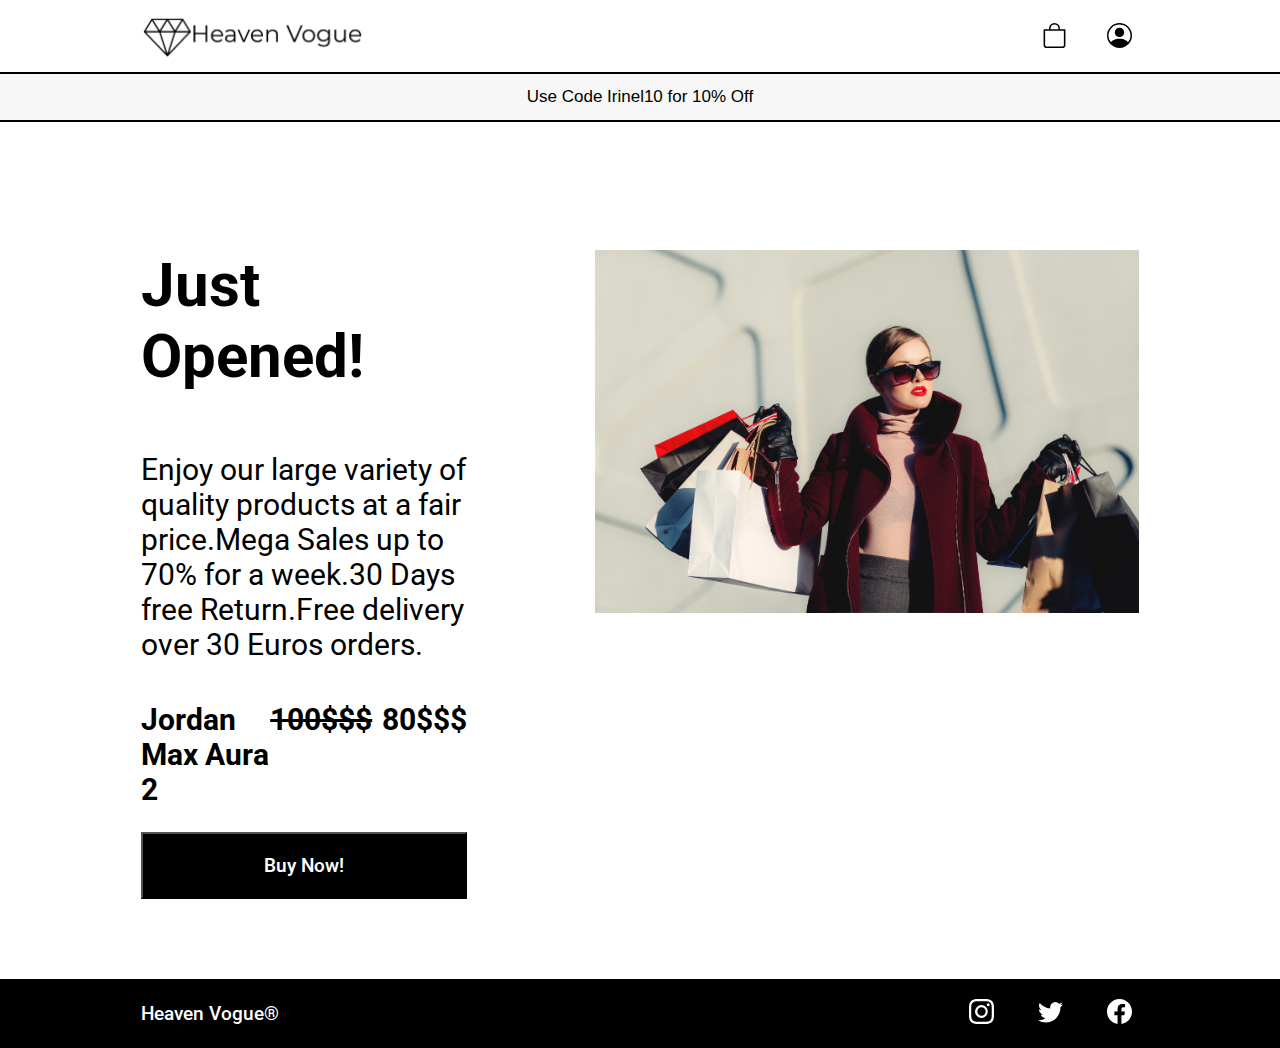
<file: index.html>
<!DOCTYPE html>
<html lang="en">

<head>
    <meta charset="UTF-8">
    <meta http-equiv="X-UA-Compatible" content="IE=edge">
    <meta name="viewport" content="width=device-width, initial-scale=1.0">
    <link rel="preconnect" href="https://fonts.googleapis.com">
    <link rel="preconnect" href="https://fonts.gstatic.com" crossorigin>
    <link href="https://fonts.googleapis.com/css2?family=Roboto:wght@400;500;700&display=swap" rel="stylesheet">
    <title>Mirimel</title>

    <link rel="stylesheet" href="index.css">
</head>

<body>

    <div class="navcontainer">
        <nav class="navigation">
            <div class="logobox">
                <img class="Logo" src="./img/Heaven Vogue-logo.png" alt="">
            </div>
            <ul class="yiis">
                <a href=""><svg xmlns="http://www.w3.org/2000/svg" width="25" height="25" fill="currentColor"
                        class="bi bi-bag" viewBox="0 0 16 16">
                        <path
                            d="M8 1a2.5 2.5 0 0 1 2.5 2.5V4h-5v-.5A2.5 2.5 0 0 1 8 1zm3.5 3v-.5a3.5 3.5 0 1 0-7 0V4H1v10a2 2 0 0 0 2 2h10a2 2 0 0 0 2-2V4h-3.5zM2 5h12v9a1 1 0 0 1-1 1H3a1 1 0 0 1-1-1V5z" />
                    </svg></a>
                <a href=""><svg xmlns="http://www.w3.org/2000/svg" width="25" height="25" fill="currentColor"
                        class="bi bi-person-circle" viewBox="0 0 16 16">
                        <path d="M11 6a3 3 0 1 1-6 0 3 3 0 0 1 6 0z" />
                        <path fill-rule="evenodd"
                            d="M0 8a8 8 0 1 1 16 0A8 8 0 0 1 0 8zm8-7a7 7 0 0 0-5.468 11.37C3.242 11.226 4.805 10 8 10s4.757 1.225 5.468 2.37A7 7 0 0 0 8 1z" />
                    </svg></a>
                </nav>    </ul>
    </div>
    
    </div>
    <div class="ad">Use Code Irinel10 for 10% Off</div>
    <div class="maincontainer">
        <h3 class="Title">Just Opened!</h3>
        <p class="desc">Enjoy our large variety of quality products at a fair price.Mega Sales up to 70% for a week.30 Days free Return.Free delivery over 30 Euros orders.</p>
        <h2 class="offer">Jordan Max Aura 2 <div class="price"><h5 class="linethough">100$$$</h5>
          <h2 class="offer2">80$$$</div></h2>
  
          </h2>
          <a  class="buybuton" href="store.html"><button  class="buybuton">Buy Now!</button></a>
          <div class="fashion">
          <img src="./img/pexels-freestocksorg-291762.jpg" alt=""></div>
          </div>
    <footer>
    <div class="navcontainerbottom">
        <nav class="navigationbottom">
            <div>
                <h3 class="LogoBottom">Heaven Vogue®</h3>
            </div>
            <ul class="yiisbottom">
                <a href=""><svg xmlns="http://www.w3.org/2000/svg" width="25" height="25" fill="white"
                        class="bi bi-instagram" viewBox="0 0 16 16">
                        <path
                            d="M8 0C5.829 0 5.556.01 4.703.048 3.85.088 3.269.222 2.76.42a3.917 3.917 0 0 0-1.417.923A3.927 3.927 0 0 0 .42 2.76C.222 3.268.087 3.85.048 4.7.01 5.555 0 5.827 0 8.001c0 2.172.01 2.444.048 3.297.04.852.174 1.433.372 1.942.205.526.478.972.923 1.417.444.445.89.719 1.416.923.51.198 1.09.333 1.942.372C5.555 15.99 5.827 16 8 16s2.444-.01 3.298-.048c.851-.04 1.434-.174 1.943-.372a3.916 3.916 0 0 0 1.416-.923c.445-.445.718-.891.923-1.417.197-.509.332-1.09.372-1.942C15.99 10.445 16 10.173 16 8s-.01-2.445-.048-3.299c-.04-.851-.175-1.433-.372-1.941a3.926 3.926 0 0 0-.923-1.417A3.911 3.911 0 0 0 13.24.42c-.51-.198-1.092-.333-1.943-.372C10.443.01 10.172 0 7.998 0h.003zm-.717 1.442h.718c2.136 0 2.389.007 3.232.046.78.035 1.204.166 1.486.275.373.145.64.319.92.599.28.28.453.546.598.92.11.281.24.705.275 1.485.039.843.047 1.096.047 3.231s-.008 2.389-.047 3.232c-.035.78-.166 1.203-.275 1.485a2.47 2.47 0 0 1-.599.919c-.28.28-.546.453-.92.598-.28.11-.704.24-1.485.276-.843.038-1.096.047-3.232.047s-2.39-.009-3.233-.047c-.78-.036-1.203-.166-1.485-.276a2.478 2.478 0 0 1-.92-.598 2.48 2.48 0 0 1-.6-.92c-.109-.281-.24-.705-.275-1.485-.038-.843-.046-1.096-.046-3.233 0-2.136.008-2.388.046-3.231.036-.78.166-1.204.276-1.486.145-.373.319-.64.599-.92.28-.28.546-.453.92-.598.282-.11.705-.24 1.485-.276.738-.034 1.024-.044 2.515-.045v.002zm4.988 1.328a.96.96 0 1 0 0 1.92.96.96 0 0 0 0-1.92zm-4.27 1.122a4.109 4.109 0 1 0 0 8.217 4.109 4.109 0 0 0 0-8.217zm0 1.441a2.667 2.667 0 1 1 0 5.334 2.667 2.667 0 0 1 0-5.334z" />
                    </svg></a>
                <a href=""><svg xmlns="http://www.w3.org/2000/svg" width="25" height="25" fill="white"
                        class="bi bi-twitter" viewBox="0 0 16 16">
                        <path
                            d="M5.026 15c6.038 0 9.341-5.003 9.341-9.334 0-.14 0-.282-.006-.422A6.685 6.685 0 0 0 16 3.542a6.658 6.658 0 0 1-1.889.518 3.301 3.301 0 0 0 1.447-1.817 6.533 6.533 0 0 1-2.087.793A3.286 3.286 0 0 0 7.875 6.03a9.325 9.325 0 0 1-6.767-3.429 3.289 3.289 0 0 0 1.018 4.382A3.323 3.323 0 0 1 .64 6.575v.045a3.288 3.288 0 0 0 2.632 3.218 3.203 3.203 0 0 1-.865.115 3.23 3.23 0 0 1-.614-.057 3.283 3.283 0 0 0 3.067 2.277A6.588 6.588 0 0 1 .78 13.58a6.32 6.32 0 0 1-.78-.045A9.344 9.344 0 0 0 5.026 15z" />
                    </svg></a>
                <a href=""><svg xmlns="http://www.w3.org/2000/svg" width="25" height="25" fill="white"
                        class="bi bi-facebook" viewBox="0 0 16 16">
                        <path
                            d="M16 8.049c0-4.446-3.582-8.05-8-8.05C3.58 0-.002 3.603-.002 8.05c0 4.017 2.926 7.347 6.75 7.951v-5.625h-2.03V8.05H6.75V6.275c0-2.017 1.195-3.131 3.022-3.131.876 0 1.791.157 1.791.157v1.98h-1.009c-.993 0-1.303.621-1.303 1.258v1.51h2.218l-.354 2.326H9.25V16c3.824-.604 6.75-3.934 6.75-7.951z" />
                    </svg></a>
            </ul>
        </nav>
    </div>
</footer>
</body>

</html>
</file>
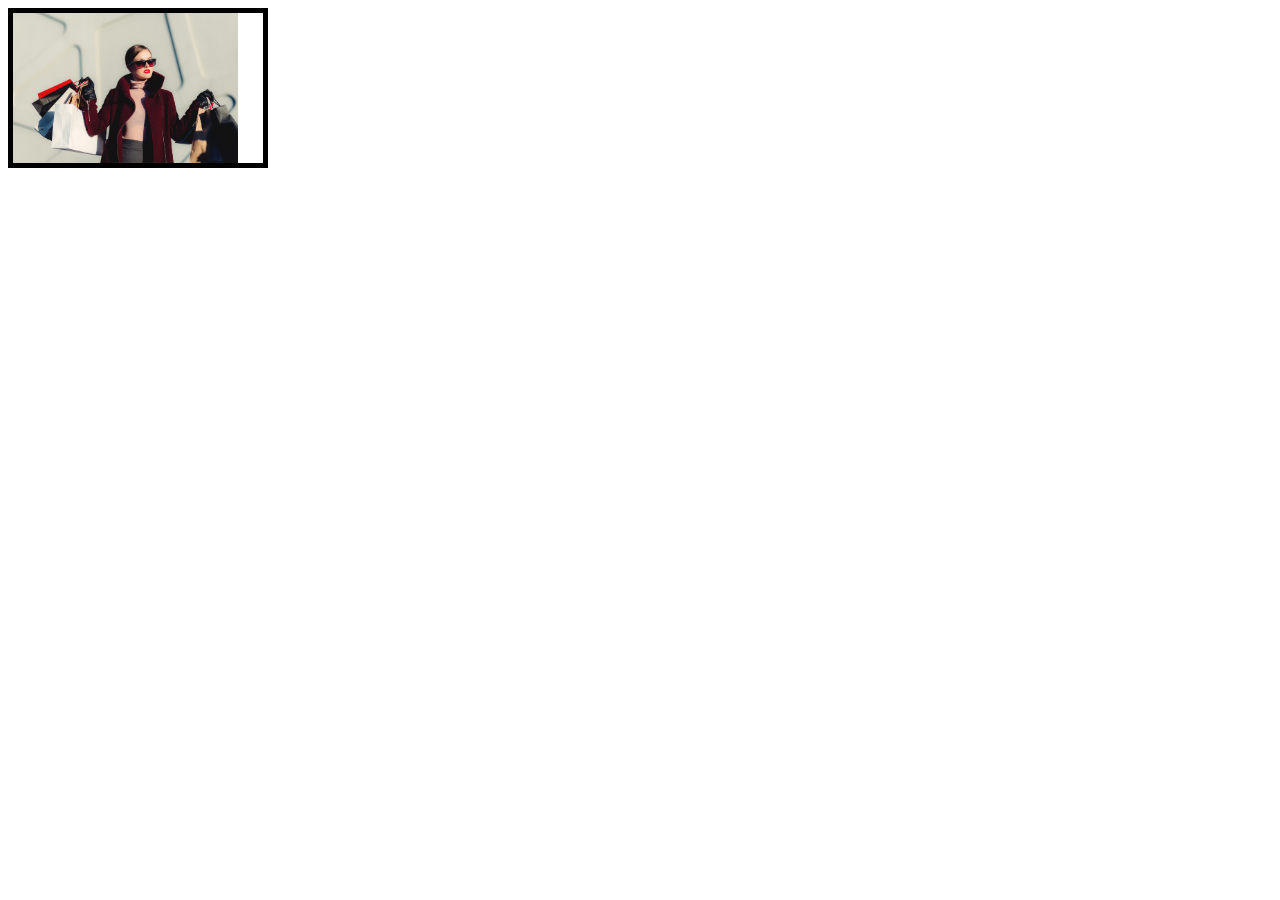
<file: img.html>
<!DOCTYPE html>
<html lang="en">
<head>
    <meta charset="UTF-8">
    <meta http-equiv="X-UA-Compatible" content="IE=edge">
    <meta name="viewport" content="width=device-width, initial-scale=1.0">
    <link rel="stylesheet" href="img.css">
    <title>Document</title>
</head>
<body>
    <div class="fashion">
        <img src="./img/pexels-freestocksorg-291762.jpg" alt=""></div>
    
    
</body>
</html>
</file>
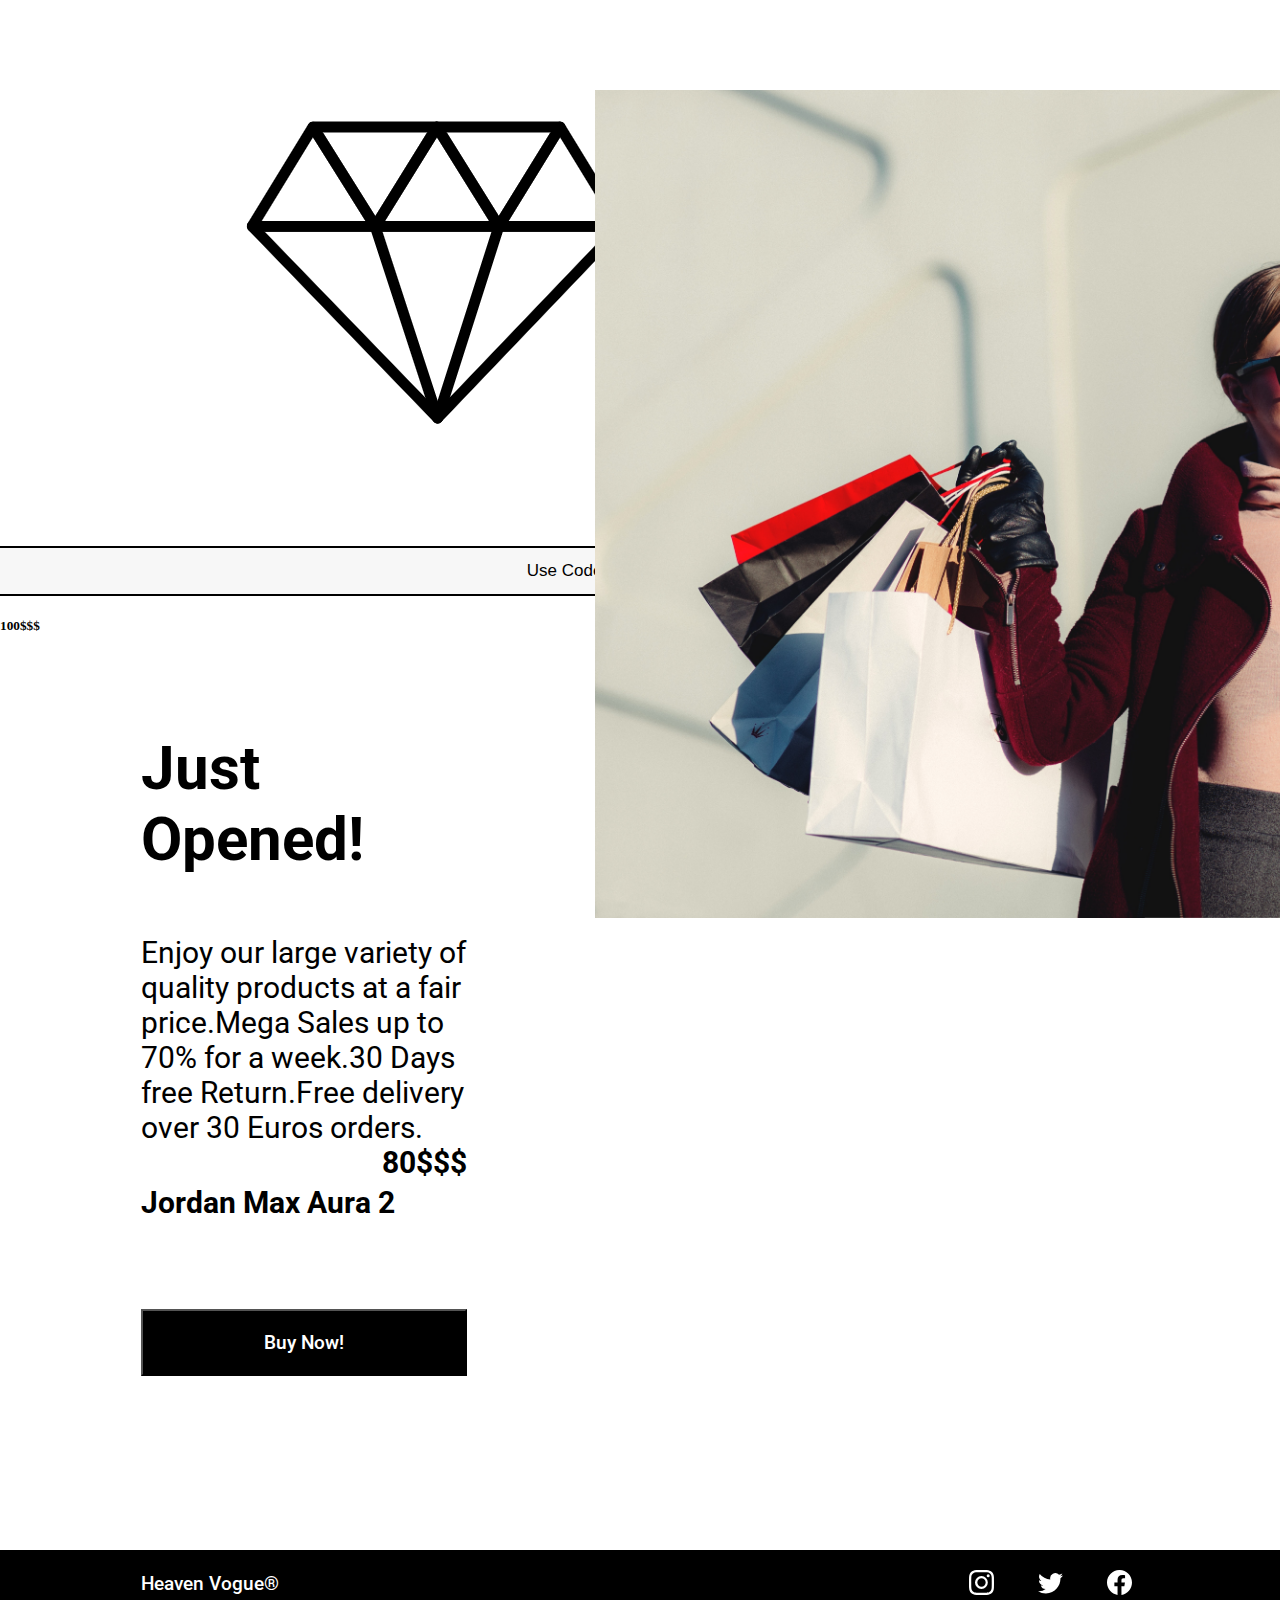
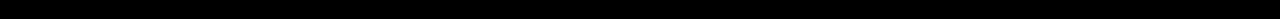
<file: indexold.html>
<!DOCTYPE html>
<html lang="en">
<head>
    <meta charset="UTF-8">
    <meta http-equiv="X-UA-Compatible" content="IE=edge">
    <meta name="viewport" content="width=device-width, initial-scale=1.0">
    <link rel="preconnect" href="https://fonts.googleapis.com">
<link rel="preconnect" href="https://fonts.gstatic.com" crossorigin>
<link href="https://fonts.googleapis.com/css2?family=Roboto:wght@400;500;700&display=swap" rel="stylesheet">
    <title>Mirimel</title>
    
  <link rel="stylesheet" href="index.css">
</head>
<body>
    <div class="navcontainer">
<nav class="navigation">
    <div>
<img class="Logo" src="./img/Heaven Vogue-logo.png" alt="">
</div>
<ul class="yiis">
<a href=""><svg xmlns="http://www.w3.org/2000/svg" width="25" height="25" fill="currentColor" class="bi bi-bag" viewBox="0 0 16 16">
    <path d="M8 1a2.5 2.5 0 0 1 2.5 2.5V4h-5v-.5A2.5 2.5 0 0 1 8 1zm3.5 3v-.5a3.5 3.5 0 1 0-7 0V4H1v10a2 2 0 0 0 2 2h10a2 2 0 0 0 2-2V4h-3.5zM2 5h12v9a1 1 0 0 1-1 1H3a1 1 0 0 1-1-1V5z"/>
</svg></a>
  <a href=""><svg xmlns="http://www.w3.org/2000/svg" width="25" height="25" fill="currentColor" class="bi bi-person-circle" viewBox="0 0 16 16">
    <path d="M11 6a3 3 0 1 1-6 0 3 3 0 0 1 6 0z"/>
    <path fill-rule="evenodd" d="M0 8a8 8 0 1 1 16 0A8 8 0 0 1 0 8zm8-7a7 7 0 0 0-5.468 11.37C3.242 11.226 4.805 10 8 10s4.757 1.225 5.468 2.37A7 7 0 0 0 8 1z"/>
  </svg></a>
 </ul>
</div>
</nav>
    </div>
    <div class="ad">Use Code Irinel10 for 10% Off</div>
    <div class="maincontainer">
      <h3 class="Title">Just Opened!</h3>
      <p class="desc">Enjoy our large variety of quality products at a fair price.Mega Sales up to 70% for a week.30 Days free Return.Free delivery over 30 Euros orders.</p>
      <h2 class="offer">Jordan Max Aura 2 <h5>100$$$</h5>
        <h2 class="offer2">80$$$</h2>

        </h2>
        <a  class="buybuton" href="store.html"><button  class="buybuton">Buy Now!</button></a>
        <div class="fashion">
        <img style="width: 97%; top: 10%; position: absolute; overflow: hidden; " src="./img/pexels-freestocksorg-291762.jpg" alt=""></div>
    </div>
    <br>
    <br>
    <div class="navcontainerbottom">
      <nav class="navigationbottom">
          <div>
     <h3 class="LogoBottom">Heaven Vogue®</h3>
      </div>
      <ul class="yiisbottom">
      <a href=""><svg xmlns="http://www.w3.org/2000/svg" width="25" height="25" fill="white" class="bi bi-instagram" viewBox="0 0 16 16">
        <path d="M8 0C5.829 0 5.556.01 4.703.048 3.85.088 3.269.222 2.76.42a3.917 3.917 0 0 0-1.417.923A3.927 3.927 0 0 0 .42 2.76C.222 3.268.087 3.85.048 4.7.01 5.555 0 5.827 0 8.001c0 2.172.01 2.444.048 3.297.04.852.174 1.433.372 1.942.205.526.478.972.923 1.417.444.445.89.719 1.416.923.51.198 1.09.333 1.942.372C5.555 15.99 5.827 16 8 16s2.444-.01 3.298-.048c.851-.04 1.434-.174 1.943-.372a3.916 3.916 0 0 0 1.416-.923c.445-.445.718-.891.923-1.417.197-.509.332-1.09.372-1.942C15.99 10.445 16 10.173 16 8s-.01-2.445-.048-3.299c-.04-.851-.175-1.433-.372-1.941a3.926 3.926 0 0 0-.923-1.417A3.911 3.911 0 0 0 13.24.42c-.51-.198-1.092-.333-1.943-.372C10.443.01 10.172 0 7.998 0h.003zm-.717 1.442h.718c2.136 0 2.389.007 3.232.046.78.035 1.204.166 1.486.275.373.145.64.319.92.599.28.28.453.546.598.92.11.281.24.705.275 1.485.039.843.047 1.096.047 3.231s-.008 2.389-.047 3.232c-.035.78-.166 1.203-.275 1.485a2.47 2.47 0 0 1-.599.919c-.28.28-.546.453-.92.598-.28.11-.704.24-1.485.276-.843.038-1.096.047-3.232.047s-2.39-.009-3.233-.047c-.78-.036-1.203-.166-1.485-.276a2.478 2.478 0 0 1-.92-.598 2.48 2.48 0 0 1-.6-.92c-.109-.281-.24-.705-.275-1.485-.038-.843-.046-1.096-.046-3.233 0-2.136.008-2.388.046-3.231.036-.78.166-1.204.276-1.486.145-.373.319-.64.599-.92.28-.28.546-.453.92-.598.282-.11.705-.24 1.485-.276.738-.034 1.024-.044 2.515-.045v.002zm4.988 1.328a.96.96 0 1 0 0 1.92.96.96 0 0 0 0-1.92zm-4.27 1.122a4.109 4.109 0 1 0 0 8.217 4.109 4.109 0 0 0 0-8.217zm0 1.441a2.667 2.667 0 1 1 0 5.334 2.667 2.667 0 0 1 0-5.334z"/>
      </svg></a>
        <a href=""><svg xmlns="http://www.w3.org/2000/svg" width="25" height="25" fill="white" class="bi bi-twitter" viewBox="0 0 16 16">
          <path d="M5.026 15c6.038 0 9.341-5.003 9.341-9.334 0-.14 0-.282-.006-.422A6.685 6.685 0 0 0 16 3.542a6.658 6.658 0 0 1-1.889.518 3.301 3.301 0 0 0 1.447-1.817 6.533 6.533 0 0 1-2.087.793A3.286 3.286 0 0 0 7.875 6.03a9.325 9.325 0 0 1-6.767-3.429 3.289 3.289 0 0 0 1.018 4.382A3.323 3.323 0 0 1 .64 6.575v.045a3.288 3.288 0 0 0 2.632 3.218 3.203 3.203 0 0 1-.865.115 3.23 3.23 0 0 1-.614-.057 3.283 3.283 0 0 0 3.067 2.277A6.588 6.588 0 0 1 .78 13.58a6.32 6.32 0 0 1-.78-.045A9.344 9.344 0 0 0 5.026 15z"/>
        </svg></a>
        <a href=""><svg xmlns="http://www.w3.org/2000/svg" width="25" height="25" fill="white" class="bi bi-facebook" viewBox="0 0 16 16">
          <path d="M16 8.049c0-4.446-3.582-8.05-8-8.05C3.58 0-.002 3.603-.002 8.05c0 4.017 2.926 7.347 6.75 7.951v-5.625h-2.03V8.05H6.75V6.275c0-2.017 1.195-3.131 3.022-3.131.876 0 1.791.157 1.791.157v1.98h-1.009c-.993 0-1.303.621-1.303 1.258v1.51h2.218l-.354 2.326H9.25V16c3.824-.604 6.75-3.934 6.75-7.951z"/>
        </svg></a>
       </ul>
      </div>
    
</body>
</html>
</file>
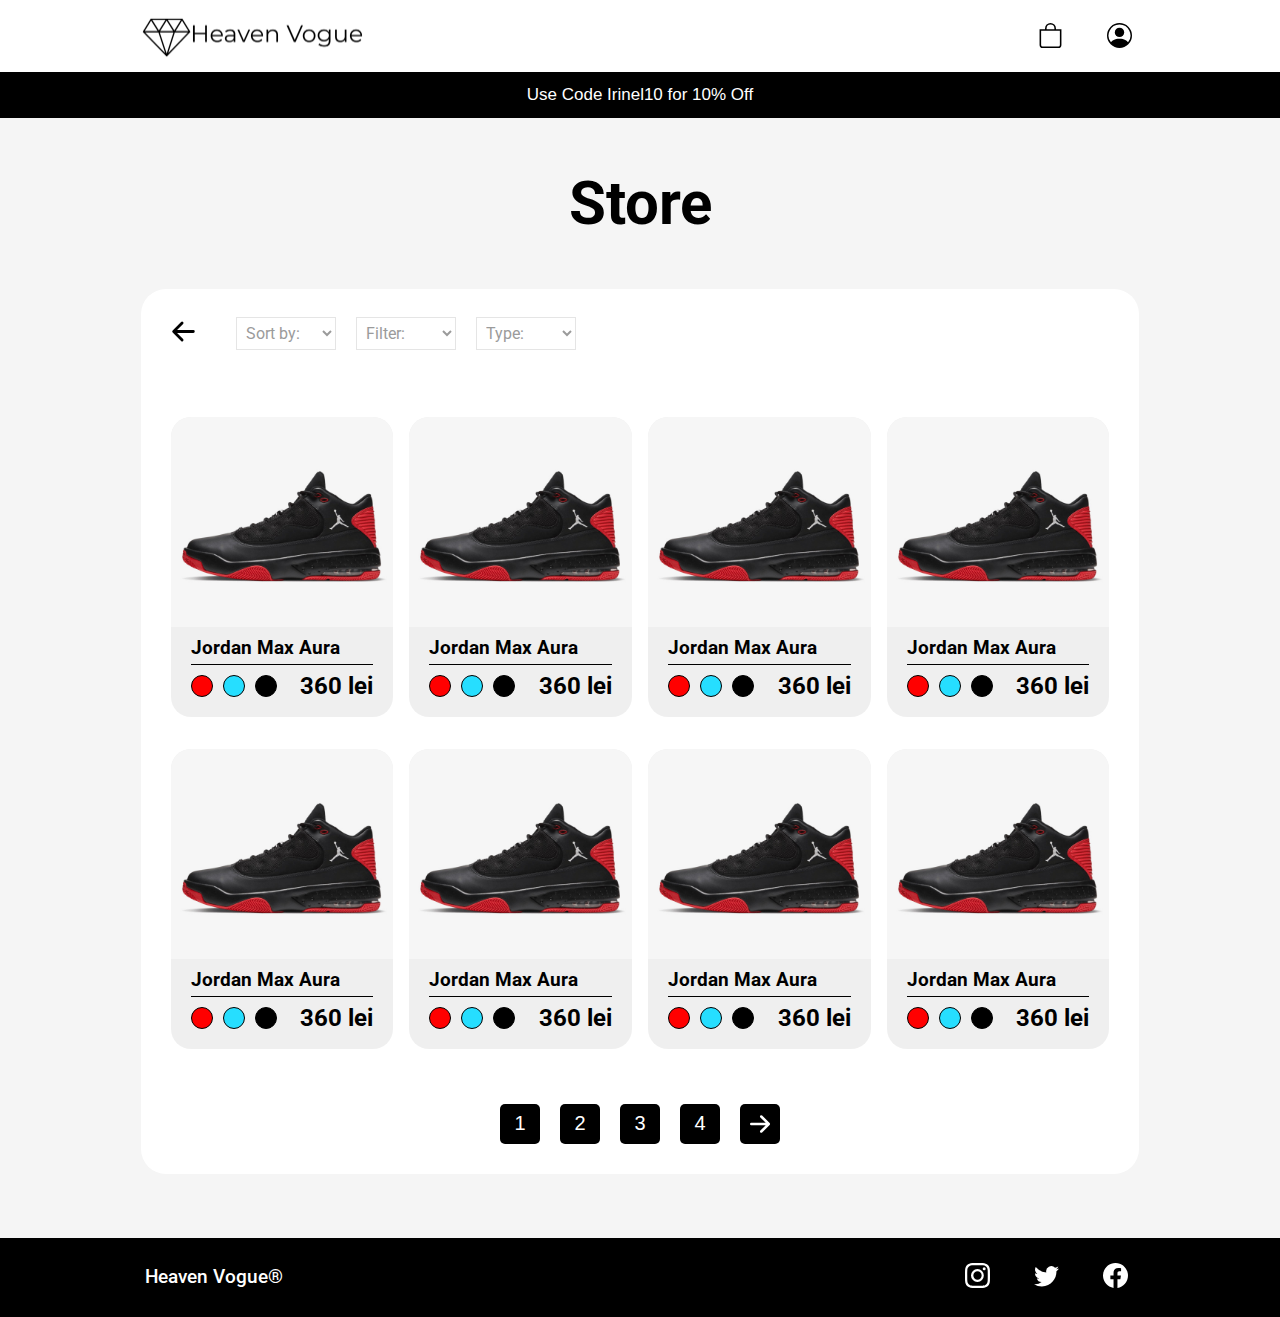
<file: store.html>
<!DOCTYPE html>
<html lang="en">
<head>
    <meta charset="UTF-8">
    <meta http-equiv="X-UA-Compatible" content="IE=edge">
    <meta name="viewport" content="width=device-width, initial-scale=1.0">
    <link rel="stylesheet" href="store.css">
    <link rel="preconnect" href="https://fonts.googleapis.com">
<link rel="preconnect" href="https://fonts.gstatic.com" crossorigin>
<link href="https://fonts.googleapis.com/css2?family=Roboto:wght@400;500;700&display=swap" rel="stylesheet">
    <title>Store</title>
</head>
<body>
    <div class="navcontainer">
        <nav class="navigation">
            <div>
        <a href="index.html"><img class="Logo" src="./img/Heaven Vogue-logo.png" alt=""></a>
        </div>
        <ul class="yiis">
        <a href=""><svg xmlns="http://www.w3.org/2000/svg" width="25" height="25" fill="currentColor" class="bi bi-bag" viewBox="0 0 16 16">
            <path d="M8 1a2.5 2.5 0 0 1 2.5 2.5V4h-5v-.5A2.5 2.5 0 0 1 8 1zm3.5 3v-.5a3.5 3.5 0 1 0-7 0V4H1v10a2 2 0 0 0 2 2h10a2 2 0 0 0 2-2V4h-3.5zM2 5h12v9a1 1 0 0 1-1 1H3a1 1 0 0 1-1-1V5z"/>
        </svg></a>
          <a href=""><svg xmlns="http://www.w3.org/2000/svg" width="25" height="25" fill="currentColor" class="bi bi-person-circle" viewBox="0 0 16 16">
            <path d="M11 6a3 3 0 1 1-6 0 3 3 0 0 1 6 0z"/>
            <path fill-rule="evenodd" d="M0 8a8 8 0 1 1 16 0A8 8 0 0 1 0 8zm8-7a7 7 0 0 0-5.468 11.37C3.242 11.226 4.805 10 8 10s4.757 1.225 5.468 2.37A7 7 0 0 0 8 1z"/>
          </svg></a>
         </ul>
        </div>
        </nav>
            </div>
            <div class="ad">Use Code Irinel10 for 10% Off</div>
    <div class="maintitle">Store</div>
    <div class="maincontainer">
        <div class="topcontent">
        <div class="arrow"><a href=""><svg xmlns="http://www.w3.org/2000/svg" width="45" height="45" fill="currentColor" class="bi bi-arrow-left-short" viewBox="0 0 16 16">
            <path fill-rule="evenodd" d="M12 8a.5.5 0 0 1-.5.5H5.707l2.147 2.146a.5.5 0 0 1-.708.708l-3-3a.5.5 0 0 1 0-.708l3-3a.5.5 0 1 1 .708.708L5.707 7.5H11.5a.5.5 0 0 1 .5.5z"/>
          </svg></a></div>
            <path fill-rule="evenodd" d="M12 8a.5.5 0 0 1-.5.5H5.707l2.147 2.146a.5.5 0 0 1-.708.708l-3-3a.5.5 0 0 1 0-.708l3-3a.5.5 0 1 1 .708.708L5.707 7.5H11.5a.5.5 0 0 1 .5.5z"/>
          </svg>
        <div class="filters">
        <select name="cars" id="cars">
            <option value="volvo">Sort by:</option>
            <option value="saab">Price</option>
            <option value="mercedes">Reviews</option>
            <option value="audi">Relevance</option>
          </select>
          <select name="cars" id="cars">
            <option value="volvo">Filter:</option>
            <option value="saab">Price:</option>
            <option value="mercedes">Color:</option>
            <option value="audi">Material:</option>
          </select>
          <select name="cars" id="cars">
            <option value="volvo">Type:</option>
            <option value="saab">Shoes</option>
            <option value="mercedes">T-shirts</option>
            <option value="audi">Pants
            </option>
          </select>
          </div>
          </div>
          <div class="productcontainer">
              <div class="product first">
                  <div class="imgdiv">
                  <img src="./img/CK6636-060_600_600px.jpg" alt=""></div>
                  <a href=""><h3 class="producttitle">Jordan Max Aura</h3></a>
                  <div class="bottompricecontainer"> 
                    <div class="colors">
                <a href=""><div class="red"></div></a>
                <div class="blue"></div>
                <div class="black">
                    </div></div class="bottomprice">
                  <h2 class="price">360 lei</h2>
            </div></div>
              <div class="product second">
                <div class="imgdiv">
                <img src="./img/CK6636-060_600_600px.jpg" alt=""></div>
                <a href=""><h3 class="producttitle">Jordan Max Aura</h3></a>
                <div class="bottompricecontainer"> 
                    <div class="colors">
                <div class="red"></div>
                <div class="blue"></div>
                <div class="black">
                    </div></div class="bottomprice">
                  <h2 class="price">360 lei</h2>
            </div></div>
            <div class="product third">
                <div class="imgdiv">
                <img src="./img/CK6636-060_600_600px.jpg" alt=""></div>
                <a href=""><h3 class="producttitle">Jordan Max Aura</h3></a>
                <div class="bottompricecontainer"> 
                    <div class="colors">
                <div class="red"></div>
                <div class="blue"></div>
                <div class="black">
                    </div></div class="bottomprice">
                  <h2 class="price">360 lei</h2>
            </div></div>
            <div class="product fourth">
                <div class="imgdiv">
                <img src="./img/CK6636-060_600_600px.jpg" alt=""></div>
                <a href=""><h3 class="producttitle">Jordan Max Aura</h3></a>
                <div class="bottompricecontainer"> 
                    <div class="colors">
                <div class="red"></div>
                <div class="blue"></div>
                <div class="black">
                    </div></div class="bottomprice">
                  <h2 class="price">360 lei</h2>
            </div></div>
            <div class="product secondfirst">
                <div class="imgdiv">
                <img src="./img/CK6636-060_600_600px.jpg" alt=""></div>
                <a href=""><h3 class="producttitle">Jordan Max Aura</h3></a>
                <div class="bottompricecontainer"> 
                    <div class="colors">
                <div class="red"></div>
                <div class="blue"></div>
                <div class="black">
                    </div></div class="bottomprice">
                  <h2 class="price">360 lei</h2>
            </div></div>
            <div class="product secondsecond">
                <div class="imgdiv">
                <img src="./img/CK6636-060_600_600px.jpg" alt=""></div>
                <a href=""><h3 class="producttitle">Jordan Max Aura</h3></a>
                <div class="bottompricecontainer"> 
                    <div class="colors">
                <div class="red"></div>
                <div class="blue"></div>
                <div class="black">
                    </div></div class="bottomprice">
                  <h2 class="price">360 lei</h2>
            </div></div>
            <div class="product secondthird">
                <div class="imgdiv">
                <img src="./img/CK6636-060_600_600px.jpg" alt=""></div>
                <a href=""><h3 class="producttitle">Jordan Max Aura</h3></a>
                <div class="bottompricecontainer"> 
                    <div class="colors">
                <div class="red"></div>
                <div class="blue"></div>
                <div class="black">
                    </div></div class="bottomprice">
                  <h2 class="price">360 lei</h2>
            </div></div>
            <div class="product secondfourth">
                <div class="imgdiv">
                <img src="./img/CK6636-060_600_600px.jpg" alt=""></div>
                <a href=""><h3 class="producttitle">Jordan Max Aura</h3></a>
                <div class="bottompricecontainer"> 
                    <div class="colors">
                <div class="red"></div>
                <div class="blue"></div>
                <div class="black">
                    </div></div class="bottomprice">
                  <h2 class="price">360 lei</h2>
            </div></div>
            
            
            
          </div>
          <div class="pagesdiv">
            <a class="pages" href=""><button class="buttonstyle">1</button></a>
            <a class="pages" href=""><button class="buttonstyle">2</button></a>
            <a class="pages" href=""><button class="buttonstyle">3</button></a>
            <a class="pages" href=""><button class="buttonstyle">4</button></a>
            <a class="pages" href=""><button class="buttonstyle"><svg xmlns="http://www.w3.org/2000/svg" width="40" height="40" fill="currentColor" class="bi bi-arrow-right-short" viewBox="0 0 16 16">
                <path fill-rule="evenodd" d="M4 8a.5.5 0 0 1 .5-.5h5.793L8.146 5.354a.5.5 0 1 1 .708-.708l3 3a.5.5 0 0 1 0 .708l-3 3a.5.5 0 0 1-.708-.708L10.293 8.5H4.5A.5.5 0 0 1 4 8z"/>
              </svg></button></a>
            </div>
            
    </div>         
    <div class="navcontainerbottom">
        <nav class="navigationbottom">
            <div>
       <h3 class="LogoBottom">Heaven Vogue®</h3>
        </div>
        <ul class="yiisbottom">
        <a href=""><svg xmlns="http://www.w3.org/2000/svg" width="25" height="25" fill="white" class="bi bi-instagram" viewBox="0 0 16 16">
          <path d="M8 0C5.829 0 5.556.01 4.703.048 3.85.088 3.269.222 2.76.42a3.917 3.917 0 0 0-1.417.923A3.927 3.927 0 0 0 .42 2.76C.222 3.268.087 3.85.048 4.7.01 5.555 0 5.827 0 8.001c0 2.172.01 2.444.048 3.297.04.852.174 1.433.372 1.942.205.526.478.972.923 1.417.444.445.89.719 1.416.923.51.198 1.09.333 1.942.372C5.555 15.99 5.827 16 8 16s2.444-.01 3.298-.048c.851-.04 1.434-.174 1.943-.372a3.916 3.916 0 0 0 1.416-.923c.445-.445.718-.891.923-1.417.197-.509.332-1.09.372-1.942C15.99 10.445 16 10.173 16 8s-.01-2.445-.048-3.299c-.04-.851-.175-1.433-.372-1.941a3.926 3.926 0 0 0-.923-1.417A3.911 3.911 0 0 0 13.24.42c-.51-.198-1.092-.333-1.943-.372C10.443.01 10.172 0 7.998 0h.003zm-.717 1.442h.718c2.136 0 2.389.007 3.232.046.78.035 1.204.166 1.486.275.373.145.64.319.92.599.28.28.453.546.598.92.11.281.24.705.275 1.485.039.843.047 1.096.047 3.231s-.008 2.389-.047 3.232c-.035.78-.166 1.203-.275 1.485a2.47 2.47 0 0 1-.599.919c-.28.28-.546.453-.92.598-.28.11-.704.24-1.485.276-.843.038-1.096.047-3.232.047s-2.39-.009-3.233-.047c-.78-.036-1.203-.166-1.485-.276a2.478 2.478 0 0 1-.92-.598 2.48 2.48 0 0 1-.6-.92c-.109-.281-.24-.705-.275-1.485-.038-.843-.046-1.096-.046-3.233 0-2.136.008-2.388.046-3.231.036-.78.166-1.204.276-1.486.145-.373.319-.64.599-.92.28-.28.546-.453.92-.598.282-.11.705-.24 1.485-.276.738-.034 1.024-.044 2.515-.045v.002zm4.988 1.328a.96.96 0 1 0 0 1.92.96.96 0 0 0 0-1.92zm-4.27 1.122a4.109 4.109 0 1 0 0 8.217 4.109 4.109 0 0 0 0-8.217zm0 1.441a2.667 2.667 0 1 1 0 5.334 2.667 2.667 0 0 1 0-5.334z"/>
        </svg></a>
          <a href=""><svg xmlns="http://www.w3.org/2000/svg" width="25" height="25" fill="white" class="bi bi-twitter" viewBox="0 0 16 16">
            <path d="M5.026 15c6.038 0 9.341-5.003 9.341-9.334 0-.14 0-.282-.006-.422A6.685 6.685 0 0 0 16 3.542a6.658 6.658 0 0 1-1.889.518 3.301 3.301 0 0 0 1.447-1.817 6.533 6.533 0 0 1-2.087.793A3.286 3.286 0 0 0 7.875 6.03a9.325 9.325 0 0 1-6.767-3.429 3.289 3.289 0 0 0 1.018 4.382A3.323 3.323 0 0 1 .64 6.575v.045a3.288 3.288 0 0 0 2.632 3.218 3.203 3.203 0 0 1-.865.115 3.23 3.23 0 0 1-.614-.057 3.283 3.283 0 0 0 3.067 2.277A6.588 6.588 0 0 1 .78 13.58a6.32 6.32 0 0 1-.78-.045A9.344 9.344 0 0 0 5.026 15z"/>
          </svg></a>
          <a href=""><svg xmlns="http://www.w3.org/2000/svg" width="25" height="25" fill="white" class="bi bi-facebook" viewBox="0 0 16 16">
            <path d="M16 8.049c0-4.446-3.582-8.05-8-8.05C3.58 0-.002 3.603-.002 8.05c0 4.017 2.926 7.347 6.75 7.951v-5.625h-2.03V8.05H6.75V6.275c0-2.017 1.195-3.131 3.022-3.131.876 0 1.791.157 1.791.157v1.98h-1.009c-.993 0-1.303.621-1.303 1.258v1.51h2.218l-.354 2.326H9.25V16c3.824-.604 6.75-3.934 6.75-7.951z"/>
          </svg></a>
         </ul>
        </div>    
    
</body>
</html>
</file>
<file: index.css>
body {
  margin: 0;
  padding: 0;
  height: 100vh;
}

body {
  margin: 0;
  padding: 0;
}

a,
a:hover,
a:visited,
a:active {
  color: inherit;
  text-decoration: none;
}

.navcontainer {
  margin: 0 10% 0 10%;
  display: -webkit-box;
  display: -ms-flexbox;
  display: flex;
  -webkit-box-orient: vertical;
  -webkit-box-direction: normal;
      -ms-flex-direction: column;
          flex-direction: column;
  padding-top: 3px;
}

.logobox {
  display: -webkit-box;
  display: -ms-flexbox;
  display: flex;
  -webkit-box-align: center;
      -ms-flex-align: center;
          align-items: center;
  -webkit-box-pack: center;
      -ms-flex-pack: center;
          justify-content: center;
  width: 250px;
  height: 67px;
}

.logobox img {
  max-width: 100%;
  max-height: 100%;
  display: block;
  -o-object-fit: cover;
     object-fit: cover;
}

.navigation {
  display: -webkit-box;
  display: -ms-flexbox;
  display: flex;
  -webkit-box-align: center;
      -ms-flex-align: center;
          align-items: center;
  -webkit-box-pack: justify;
      -ms-flex-pack: justify;
          justify-content: space-between;
}

.yiis {
  display: -webkit-box;
  display: -ms-flexbox;
  display: flex;
  -webkit-box-pack: center;
      -ms-flex-pack: center;
          justify-content: center;
  -webkit-box-align: center;
      -ms-flex-align: center;
          align-items: center;
}

.bi {
  margin: 20px;
}

ul {
  margin: 0px;
}

.ad {
  padding: 0.8rem;
  text-align: center;
  background-color: rgba(240, 240, 240, 0.55);
  border-top: 2px solid black;
  border-bottom: 2px solid black;
  font-family: sans-serif;
  font-size: 17px;
}

.LogoBottom {
  color: white;
  font-family: "Roboto", sans-serif;
  font-weight: 500;
  font-style: bold;
}

.navcontainerbottom {
  display: -webkit-box;
  display: -ms-flexbox;
  display: flex;
  -webkit-box-orient: vertical;
  -webkit-box-direction: normal;
      -ms-flex-direction: column;
          flex-direction: column;
  background: black;
}

.navigationbottom {
  display: -webkit-box;
  display: -ms-flexbox;
  display: flex;
  -webkit-box-align: center;
      -ms-flex-align: center;
          align-items: center;
  -webkit-box-pack: justify;
      -ms-flex-pack: justify;
          justify-content: space-between;
  margin: 0 10% 0 11%;
}

@media screen and (max-width: 1200px) {
  .maincontainer {
    display: -ms-grid;
    display: grid;
    -ms-grid-columns: 11% 0.5fr 10%;
        grid-template-columns: 11% 0.5fr 10%;
    -ms-grid-rows: 5% 1fr 1.5fr 0.5fr 15% 3fr 1fr;
        grid-template-rows: 5% 1fr 1.5fr 0.5fr 15% 3fr 1fr;
  }
  .buybuton {
    -ms-grid-row: 7;
    -ms-grid-row-span: 1;
    grid-row: 7/8;
    -ms-grid-column: 2;
    -ms-grid-column-span: 1;
    grid-column: 2/3;
    margin: 0px;
  }
  .navcontainerbottom {
    display: -webkit-box;
    display: -ms-flexbox;
    display: flex;
    -webkit-box-orient: vertical;
    -webkit-box-direction: normal;
        -ms-flex-direction: column;
            flex-direction: column;
    -webkit-box-pack: end;
        -ms-flex-pack: end;
            justify-content: flex-end;
    padding: 0px;
    background: black;
  }
  .navigationbottom {
    display: -webkit-box;
    display: -ms-flexbox;
    display: flex;
    -webkit-box-align: center;
        -ms-flex-align: center;
            align-items: center;
    -webkit-box-pack: justify;
        -ms-flex-pack: justify;
            justify-content: space-between;
    margin: 0 10% 0 12%;
  }
}

.maincontainer {
  display: -ms-grid;
  display: grid;
  -ms-grid-columns: 11% 0.6fr 10% 1fr 11%;
      grid-template-columns: 11% 0.6fr 10% 1fr 11%;
  -ms-grid-rows: 15% 2fr 3fr 2fr 2.53fr 15%;
      grid-template-rows: 15% 2fr 3fr 2fr 2.53fr 15%;
}

.Title {
  margin-top: 100px;
  margin: 0;
  font-family: "Roboto", sans-serif;
  font-style: bold;
  font-size: 60px;
  -ms-grid-column: 2;
  -ms-grid-column-span: 1;
  grid-column: 2/3;
  -ms-grid-row: 2;
  -ms-grid-row-span: 1;
  grid-row: 2/3;
}

.desc {
  height: 100%;
  display: -webkit-box;
  display: -ms-flexbox;
  display: flex;
  margin: 0px;
  font-family: "Roboto", sans-serif;
  font-size: 30px;
  -ms-grid-column: 2;
  -ms-grid-column-span: 1;
  grid-column: 2/3;
  -ms-grid-row: 3;
  -ms-grid-row-span: 1;
  grid-row: 3/4;
  margin-top: 60px;
}

.offer {
  display: -webkit-box;
  display: -ms-flexbox;
  display: flex;
  font-family: "Roboto", sans-serif;
  font-size: 30px;
  margin-top: 40px;
  -ms-grid-column: 2;
  -ms-grid-column-span: 1;
  grid-column: 2/3;
  -ms-grid-row: 4;
  -ms-grid-row-span: 1;
  grid-row: 4/5;
  -webkit-box-pack: justify;
      -ms-flex-pack: justify;
          justify-content: space-between;
}

.offer2 {
  display: -webkit-box;
  display: -ms-flexbox;
  display: flex;
  -webkit-box-pack: end;
      -ms-flex-pack: end;
          justify-content: flex-end;
  margin: 0px;
  -ms-grid-column: 2;
  -ms-grid-column-span: 1;
  grid-column: 2/3;
  -ms-grid-row: 4;
  -ms-grid-row-span: 1;
  grid-row: 4/5;
  font-family: "Roboto", sans-serif;
  font-size: 30px;
}

.linethough {
  display: -webkit-box;
  display: -ms-flexbox;
  display: flex;
  -webkit-box-pack: end;
      -ms-flex-pack: end;
          justify-content: flex-end;
  text-decoration: line-through;
  -ms-grid-column: 2;
  -ms-grid-column-span: 1;
  grid-column: 2/3;
  -ms-grid-row: 4;
  -ms-grid-row-span: 1;
  grid-row: 4/5;
  font-family: "Roboto", sans-serif;
  font-size: 30px;
  margin: 0;
  margin-right: 10px;
}

.buybuton {
  width: 100%;
  display: -webkit-box;
  display: -ms-flexbox;
  display: flex;
  text-align: center;
  -webkit-box-pack: center;
      -ms-flex-pack: center;
          justify-content: center;
  -webkit-box-align: end;
      -ms-flex-align: end;
          align-items: flex-end;
  -ms-grid-column: 2;
  -ms-grid-column-span: 1;
  grid-column: 2/3;
  -ms-grid-row: 5;
  -ms-grid-row-span: 1;
  grid-row: 5/6;
}

.buybuton button {
  background-color: black;
  color: white;
  padding: 20px;
  font-family: "Roboto", sans-serif;
  font-size: 19px;
  font-weight: 550;
}

.fashion {
  -ms-grid-column: 4;
  -ms-grid-column-span: 1;
  grid-column: 4/5;
  -ms-grid-row: 2;
  -ms-grid-row-span: 4;
  grid-row: 2/6;
  width: 100%;
  -webkit-box-align: center;
      -ms-flex-align: center;
          align-items: center;
  -webkit-box-pack: center;
      -ms-flex-pack: center;
          justify-content: center;
}

.fashion img {
  max-width: 100%;
  max-height: 100%;
}

.price {
  display: -webkit-box;
  display: -ms-flexbox;
  display: flex;
}

@media screen and (max-width: 1200px) {
  .maincontainer {
    display: -ms-grid;
    display: grid;
    -ms-grid-columns: 11% 1fr 11%;
        grid-template-columns: 11% 1fr 11%;
    -ms-grid-rows: 15% 2fr 3fr 2fr 2.53fr 15%;
        grid-template-rows: 15% 2fr 3fr 2fr 2.53fr 15%;
  }
}

@media screen and (max-width: 650px) {
  .desc {
    font-size: 25px;
  }
}

@media screen and (max-width: 550px) {
  .maincontainer {
    display: -ms-grid;
    display: grid;
    -ms-grid-columns: 5% 1fr 5%;
        grid-template-columns: 5% 1fr 5%;
    -ms-grid-rows: 10% 1fr 1fr 1fr 1fr 15% 1fr;
        grid-template-rows: 10% 1fr 1fr 1fr 1fr 15% 1fr;
  }
  .offer {
    font-size: 20px;
  }
  .offer2 {
    font-size: 20px;
  }
  .linethough {
    font-size: 20px;
  }
  .yiis {
    padding: 0px;
  }
  .navcontainer {
    margin: 0 5% 0 5%;
    display: -webkit-box;
    display: -ms-flexbox;
    display: flex;
    -webkit-box-orient: vertical;
    -webkit-box-direction: normal;
        -ms-flex-direction: column;
            flex-direction: column;
    padding-top: 3px;
  }
  .navcontainer svg {
    margin: 0px;
    margin-left: 20px;
  }
  .yiisbottom {
    padding: 0px;
  }
  .navigationbottom {
    display: -webkit-box;
    display: -ms-flexbox;
    display: flex;
    -webkit-box-align: center;
        -ms-flex-align: center;
            align-items: center;
    -webkit-box-pack: justify;
        -ms-flex-pack: justify;
            justify-content: space-between;
    margin: 0 5% 0 10%;
  }
  .navigationbottom svg {
    margin: 0 5px 0px 5px;
  }
}

@media screen and (max-width: 300px) {
  .LogoBottom {
    font-size: 90%;
  }
}

@media screen and (max-width: 1200px) {
  .maincontainer {
    display: -ms-grid;
    display: grid;
    -ms-grid-columns: 11% 1fr 11%;
        grid-template-columns: 11% 1fr 11%;
    -ms-grid-rows: 15% 0.5fr 0.5fr 0.5fr 0.5fr 15% 1fr;
        grid-template-rows: 15% 0.5fr 0.5fr 0.5fr 0.5fr 15% 1fr;
  }
  .fashion {
    -ms-grid-column: 2;
    -ms-grid-column-span: 1;
    grid-column: 2/3;
    -ms-grid-row: 5;
    -ms-grid-row-span: 1;
    grid-row: 5/6;
    width: 100%;
    -webkit-box-align: center;
        -ms-flex-align: center;
            align-items: center;
    -webkit-box-pack: center;
        -ms-flex-pack: center;
            justify-content: center;
  }
  .fashion img {
    max-width: 100%;
    max-height: 100%;
  }
  .buybuton {
    -ms-grid-column: 2;
    -ms-grid-column-span: 1;
    grid-column: 2/3;
    -ms-grid-row: 6;
    -ms-grid-row-span: 1;
    grid-row: 6/7;
  }
}

@media screen and (max-width: 450px) {
  .Title {
    margin-top: 100px;
    margin: 0;
    font-family: "Roboto", sans-serif;
    font-style: bold;
    font-size: 50px;
  }
  .desc {
    font-size: 20px;
    margin-top: 20px;
  }
  .maincontainer {
    display: -ms-grid;
    display: grid;
    -ms-grid-columns: 10% 1fr 7%;
        grid-template-columns: 10% 1fr 7%;
    -ms-grid-rows: 10% 0.5fr 0.8fr 0.5fr 1fr 15% 0.5fr;
        grid-template-rows: 10% 0.5fr 0.8fr 0.5fr 1fr 15% 0.5fr;
  }
  .offer {
    font-size: 20px;
  }
  .offer2 {
    font-size: 20px;
  }
  .linethough {
    font-size: 20px;
  }
}

@media screen and (max-width: 380px) {
  .offer {
    font-size: 15px;
  }
  .offer2 {
    font-size: 15px;
  }
  .linethough {
    font-size: 15px;
  }
}
/*# sourceMappingURL=indexnew.css.map */
</file>
<file: img.css>
img{
    max-width: 100%;
    max-height: 100%;
    object-fit: cover;
}
.fashion{
    object-fit: cover;
    width: 250px;   
    height: 150px;     
    border: 5px solid black;}
</file>
<file: store.css>
body {
  margin: 0;
  padding: 0;
  background-color: whitesmoke;
}

a,
a:hover,
a:visited,
a:active {
  color: inherit;
  text-decoration: none;
}

.navcontainer {
  display: -webkit-box;
  display: -ms-flexbox;
  display: flex;
  -webkit-box-orient: vertical;
  -webkit-box-direction: normal;
      -ms-flex-direction: column;
          flex-direction: column;
  padding-top: 3px;
  background-color: white;
}

img {
  width: 250px;
  display: -webkit-box;
  display: -ms-flexbox;
  display: flex;
  -webkit-box-align: center;
      -ms-flex-align: center;
          align-items: center;
  -webkit-box-pack: center;
      -ms-flex-pack: center;
          justify-content: center;
}

.navigation {
  display: -webkit-box;
  display: -ms-flexbox;
  display: flex;
  -webkit-box-align: center;
      -ms-flex-align: center;
          align-items: center;
  -webkit-box-pack: justify;
      -ms-flex-pack: justify;
          justify-content: space-between;
  margin: 0 10% 0 10%;
}

.bi {
  margin: 20px;
}

ul {
  margin: 0px;
}

@media screen and (max-width: 560px) {
  ul {
    padding: 0px;
  }
  img {
    width: 170px;
  }
  .bi {
    margin: 0 10px 0 10px;
    width: 20px;
  }
}

.ad {
  padding: 0.8rem;
  text-align: center;
  background-color: black;
  font-family: sans-serif;
  font-size: 17px;
  color: white;
}

.maintitle {
  display: -webkit-box;
  display: -ms-flexbox;
  display: flex;
  -webkit-box-orient: vertical;
  -webkit-box-direction: normal;
      -ms-flex-direction: column;
          flex-direction: column;
  text-align: center;
  padding: 50px;
  font-family: "Roboto", sans-serif;
  font-style: bold;
  font-weight: 700;
  font-size: 60px;
}

.maincontainer {
  background-color: white;
  height: auto;
  margin: 0 11% 0 11%;
  border-radius: 25px;
}

.filters {
  display: -webkit-box;
  display: -ms-flexbox;
  display: flex;
  -webkit-box-orient: horizontal;
  -webkit-box-direction: normal;
      -ms-flex-direction: row;
          flex-direction: row;
}

.filters select {
  margin: 0 10px 0 10px;
}

.productcontainer {
  display: -ms-grid;
  display: grid;
  -ms-grid-columns: 1fr 1fr 1fr 1fr;
      grid-template-columns: 1fr 1fr 1fr 1fr;
  -ms-grid-rows: 1% 1fr 1fr 1%;
      grid-template-rows: 1% 1fr 1fr 1%;
  grid-gap: 1rem;
  row-gap: 2rem;
  margin: 30px;
  margin-top: 0px;
  position: relative;
}

.product {
  background-color: rgba(0, 0, 0, 0.062);
  display: -webkit-box;
  display: -ms-flexbox;
  display: flex;
  -webkit-box-orient: vertical;
  -webkit-box-direction: normal;
      -ms-flex-direction: column;
          flex-direction: column;
  width: 100%;
  height: 300px;
  border-radius: 20px;
  overflow: hidden;
}

.product h2 {
  text-align: end;
}

.first {
  -ms-grid-column: 2;
  -ms-grid-column-span: 1;
  grid-column: 2/3;
  -ms-grid-row: 2;
  -ms-grid-row-span: 1;
  grid-row: 2/3;
}

.second {
  -ms-grid-column: 3;
  -ms-grid-column-span: 1;
  grid-column: 3/4;
  -ms-grid-row: 2;
  -ms-grid-row-span: 1;
  grid-row: 2/3;
}

.imgdiv {
  display: -webkit-box;
  display: -ms-flexbox;
  display: flex;
  height: 70%;
}

.imgdiv img {
  width: 100%;
  -o-object-fit: cover;
     object-fit: cover;
}

.third {
  -ms-grid-column: 4;
  -ms-grid-column-span: 1;
  grid-column: 4/5;
  -ms-grid-row: 2;
  -ms-grid-row-span: 1;
  grid-row: 2/3;
}

.fourth {
  -ms-grid-column: 1;
  -ms-grid-column-span: 1;
  grid-column: 1/2;
  -ms-grid-row: 2;
  -ms-grid-row-span: 1;
  grid-row: 2/3;
}

.secondfirst {
  -ms-grid-column: 2;
  -ms-grid-column-span: 1;
  grid-column: 2/3;
  -ms-grid-row: 3;
  -ms-grid-row-span: 1;
  grid-row: 3/4;
}

.secondsecond {
  -ms-grid-column: 3;
  -ms-grid-column-span: 1;
  grid-column: 3/4;
  -ms-grid-row: 3;
  -ms-grid-row-span: 1;
  grid-row: 3/4;
}

.secondthird {
  -ms-grid-column: 4;
  -ms-grid-column-span: 1;
  grid-column: 4/5;
  -ms-grid-row: 3;
  -ms-grid-row-span: 1;
  grid-row: 3/4;
}

.secondfourth {
  -ms-grid-column: 1;
  -ms-grid-column-span: 1;
  grid-column: 1/2;
  -ms-grid-row: 3;
  -ms-grid-row-span: 1;
  grid-row: 3/4;
}

.topcontent {
  display: -webkit-box;
  display: -ms-flexbox;
  display: flex;
  -webkit-box-align: center;
      -ms-flex-align: center;
          align-items: center;
}

#cars {
  width: 100px;
  padding: 5px;
  font-size: 16px;
  border: 1.5px solid #e5e5e5;
  color: #9b9b9b;
  background-color: white;
  font-family: "Roboto", sans-serif;
}

.producttitle {
  margin-left: 20px;
  margin-right: 20px;
  font-family: "Roboto", sans-serif;
  border-bottom: 1px solid black;
  margin-bottom: 5px;
  margin-top: 10px;
  padding-bottom: 5px;
}

.price {
  font-family: "Roboto", sans-serif;
  margin-right: 20px;
  display: -webkit-inline-box;
  display: -ms-inline-flexbox;
  display: inline-flex;
  margin-bottom: 0;
  margin-top: 0;
}

@media screen and (max-width: 860px) {
  .productcontainer {
    display: -ms-grid;
    display: grid;
    -ms-grid-columns: 1fr 1fr;
        grid-template-columns: 1fr 1fr;
    -ms-grid-rows: 1% 1fr 1fr 1fr 1fr;
        grid-template-rows: 1% 1fr 1fr 1fr 1fr;
    grid-gap: 1rem;
    row-gap: 2rem;
    margin: 30px;
  }
  .first {
    -ms-grid-column: 1;
    -ms-grid-column-span: 1;
    grid-column: 1/2;
    -ms-grid-row: 2;
    -ms-grid-row-span: 1;
    grid-row: 2/3;
  }
  .second {
    -ms-grid-column: 2;
    -ms-grid-column-span: 1;
    grid-column: 2/3;
    -ms-grid-row: 2;
    -ms-grid-row-span: 1;
    grid-row: 2/3;
  }
  .third {
    -ms-grid-column: 1;
    -ms-grid-column-span: 1;
    grid-column: 1/2;
    -ms-grid-row: 3;
    -ms-grid-row-span: 1;
    grid-row: 3/4;
  }
  .fourth {
    -ms-grid-column: 2;
    -ms-grid-column-span: 1;
    grid-column: 2/3;
    -ms-grid-row: 3;
    -ms-grid-row-span: 1;
    grid-row: 3/4;
  }
  .secondfirst {
    -ms-grid-column: 1;
    -ms-grid-column-span: 1;
    grid-column: 1/2;
    -ms-grid-row: 4;
    -ms-grid-row-span: 1;
    grid-row: 4/5;
  }
  .secondsecond {
    -ms-grid-column: 2;
    -ms-grid-column-span: 1;
    grid-column: 2/3;
    -ms-grid-row: 4;
    -ms-grid-row-span: 1;
    grid-row: 4/5;
  }
  .secondthird {
    -ms-grid-column: 1;
    -ms-grid-column-span: 1;
    grid-column: 1/2;
    -ms-grid-row: 5;
    -ms-grid-row-span: 1;
    grid-row: 5/6;
  }
  .secondfourth {
    -ms-grid-column: 2;
    -ms-grid-column-span: 1;
    grid-column: 2/3;
    -ms-grid-row: 5;
    -ms-grid-row-span: 1;
    grid-row: 5/6;
  }
  .price {
    font-size: 13px;
  }
}

.pagesdiv {
  display: -webkit-box;
  display: -ms-flexbox;
  display: flex;
  -webkit-box-pack: center;
      -ms-flex-pack: center;
          justify-content: center;
  margin: auto;
}

.pages {
  margin: 0 10px 30px 10px;
  width: 40px;
  height: 40px;
}

.buttonstyle {
  width: 40px;
  height: 40px;
  background-color: black;
  border: 0;
  color: white;
  font-size: 20px;
  text-align: center;
  padding: 0px;
  border-radius: 5px;
}

.buttonstyle:hover {
  cursor: pointer;
}

.bi-arrow-right-short {
  padding: 0px;
  margin: 0px;
}

.LogoBottom {
  color: white;
  font-family: "Roboto", sans-serif;
  font-weight: 500;
  font-style: bold;
}

.navcontainerbottom {
  display: -webkit-box;
  display: -ms-flexbox;
  display: flex;
  -webkit-box-orient: vertical;
  -webkit-box-direction: normal;
      -ms-flex-direction: column;
          flex-direction: column;
  padding: 5px;
  background: black;
  margin-top: 5%;
}

.navigationbottom {
  display: -webkit-box;
  display: -ms-flexbox;
  display: flex;
  -webkit-box-align: center;
      -ms-flex-align: center;
          align-items: center;
  -webkit-box-pack: justify;
      -ms-flex-pack: justify;
          justify-content: space-between;
  margin: 0 10% 0 11%;
}

h5 {
  text-decoration: line-through;
  margin-top: 40px;
  margin-bottom: 50px;
  font-family: "Roboto", sans-serif;
  font-weight: 500;
  font-style: bold;
  font-size: 30px;
  -ms-grid-row: 4;
  -ms-grid-row-span: 1;
  grid-row: 4/5;
  -ms-grid-column: 2;
  -ms-grid-column-span: 1;
  grid-column: 2/3;
  margin-left: 280px;
}

.red {
  display: -webkit-box;
  display: -ms-flexbox;
  display: flex;
  width: 20px;
  height: 20px;
  margin-right: 10px;
  background-color: red;
  margin-left: 15px;
  border-radius: 50%;
  border: 1px solid black;
}

.black {
  display: -webkit-box;
  display: -ms-flexbox;
  display: flex;
  width: 20px;
  height: 20px;
  margin-right: 10px;
  background-color: black;
  border-radius: 50%;
  border: 1px solid black;
}

.blue {
  display: -webkit-box;
  display: -ms-flexbox;
  display: flex;
  width: 20px;
  height: 20px;
  margin-right: 10px;
  background-color: #26deff;
  border-radius: 50%;
  border: 1px solid black;
}

.bottompricecontainer {
  display: -webkit-box;
  display: -ms-flexbox;
  display: flex;
  -webkit-box-align: center;
      -ms-flex-align: center;
          align-items: center;
  -webkit-box-pack: justify;
      -ms-flex-pack: justify;
          justify-content: space-between;
}

.colors {
  display: -webkit-box;
  display: -ms-flexbox;
  display: flex;
  margin: 5px;
}

@media screen and (max-width: 1260px) {
  .price {
    font-size: 15px;
  }
  .red {
    display: -webkit-box;
    display: -ms-flexbox;
    display: flex;
    width: 15px;
    height: 15px;
    margin-right: 5px;
    background-color: red;
    margin-left: 10px;
    border-radius: 50%;
    border: 1px solid black;
  }
  .black {
    display: -webkit-box;
    display: -ms-flexbox;
    display: flex;
    width: 15px;
    height: 15px;
    margin-right: 5px;
    background-color: black;
    border-radius: 50%;
    border: 1px solid black;
  }
  .blue {
    display: -webkit-box;
    display: -ms-flexbox;
    display: flex;
    width: 15px;
    height: 15px;
    margin-right: 5px;
    background-color: #26deff;
    border-radius: 50%;
    border: 1px solid black;
  }
}

@media screen and (max-width: 700px) {
  .price {
    font-family: "Roboto", sans-serif;
    margin-right: 10px;
    display: -webkit-inline-box;
    display: -ms-inline-flexbox;
    display: inline-flex;
    font-size: 16px;
  }
  .red {
    display: -webkit-box;
    display: -ms-flexbox;
    display: flex;
    width: 10px;
    height: 10px;
    margin-right: 10px;
    background-color: red;
    margin-left: 10px;
    border-radius: 50%;
    border: 1px solid black;
  }
  .black {
    display: -webkit-box;
    display: -ms-flexbox;
    display: flex;
    width: 10px;
    height: 10px;
    margin-right: 10px;
    background-color: black;
    border-radius: 50%;
    border: 1px solid black;
  }
  .blue {
    display: -webkit-box;
    display: -ms-flexbox;
    display: flex;
    width: 10px;
    height: 10px;
    margin-right: 10px;
    background-color: #26deff;
    border-radius: 50%;
    border: 1px solid black;
  }
  .topcontent {
    -webkit-box-align: center;
        -ms-flex-align: center;
            align-items: center;
    -webkit-box-orient: vertical;
    -webkit-box-direction: normal;
        -ms-flex-direction: column;
            flex-direction: column;
  }
  .topcontent select {
    margin: 0 10px 0 10px;
  }
}

@media screen and (max-width: 500px) {
  .filters {
    display: -webkit-box;
    display: -ms-flexbox;
    display: flex;
    -webkit-box-orient: vertical;
    -webkit-box-direction: normal;
        -ms-flex-direction: column;
            flex-direction: column;
    width: 100%;
    margin: auto;
  }
  #cars {
    width: 150px;
    margin-bottom: 10px;
  }
  .productcontainer {
    display: -ms-grid;
    display: grid;
    -ms-grid-columns: 1fr;
        grid-template-columns: 1fr;
    -ms-grid-rows: 1% 1fr 1fr 1fr 1fr 1fr 1fr 1fr;
        grid-template-rows: 1% 1fr 1fr 1fr 1fr 1fr 1fr 1fr;
    grid-gap: 1rem;
    row-gap: 2rem;
    margin: 30px;
    margin-top: 0px;
    margin-bottom: 20px;
  }
  .first {
    -ms-grid-column: 1;
    -ms-grid-column-span: 1;
    grid-column: 1/2;
    -ms-grid-row: 2;
    -ms-grid-row-span: 1;
    grid-row: 2/3;
  }
  .second {
    -ms-grid-column: 1;
    -ms-grid-column-span: 1;
    grid-column: 1/2;
    -ms-grid-row: 3;
    -ms-grid-row-span: 1;
    grid-row: 3/4;
  }
  .third {
    -ms-grid-column: 1;
    -ms-grid-column-span: 1;
    grid-column: 1/2;
    -ms-grid-row: 5;
    -ms-grid-row-span: 1;
    grid-row: 5/6;
  }
  .fourth {
    -ms-grid-column: 1;
    -ms-grid-column-span: 1;
    grid-column: 1/2;
    -ms-grid-row: 6;
    -ms-grid-row-span: 1;
    grid-row: 6/7;
  }
  .secondfirst {
    -ms-grid-column: 1;
    -ms-grid-column-span: 1;
    grid-column: 1/2;
    -ms-grid-row: 7;
    -ms-grid-row-span: 1;
    grid-row: 7/8;
  }
  .secondsecond {
    -ms-grid-column: 1;
    -ms-grid-column-span: 1;
    grid-column: 1/2;
    -ms-grid-row: 8;
    -ms-grid-row-span: 1;
    grid-row: 8/9;
  }
  .secondthird {
    -ms-grid-column: 1;
    -ms-grid-column-span: 1;
    grid-column: 1/2;
    -ms-grid-row: 9;
    -ms-grid-row-span: 1;
    grid-row: 9/10;
  }
  .secondfourth {
    -ms-grid-column: 1;
    -ms-grid-column-span: 1;
    grid-column: 1/2;
    -ms-grid-row: 4;
    -ms-grid-row-span: 1;
    grid-row: 4/5;
  }
  .price {
    font-size: 13px;
  }
  .pagesdiv {
    margin-top: 40px;
  }
}
/*# sourceMappingURL=store.css.map */
</file>
